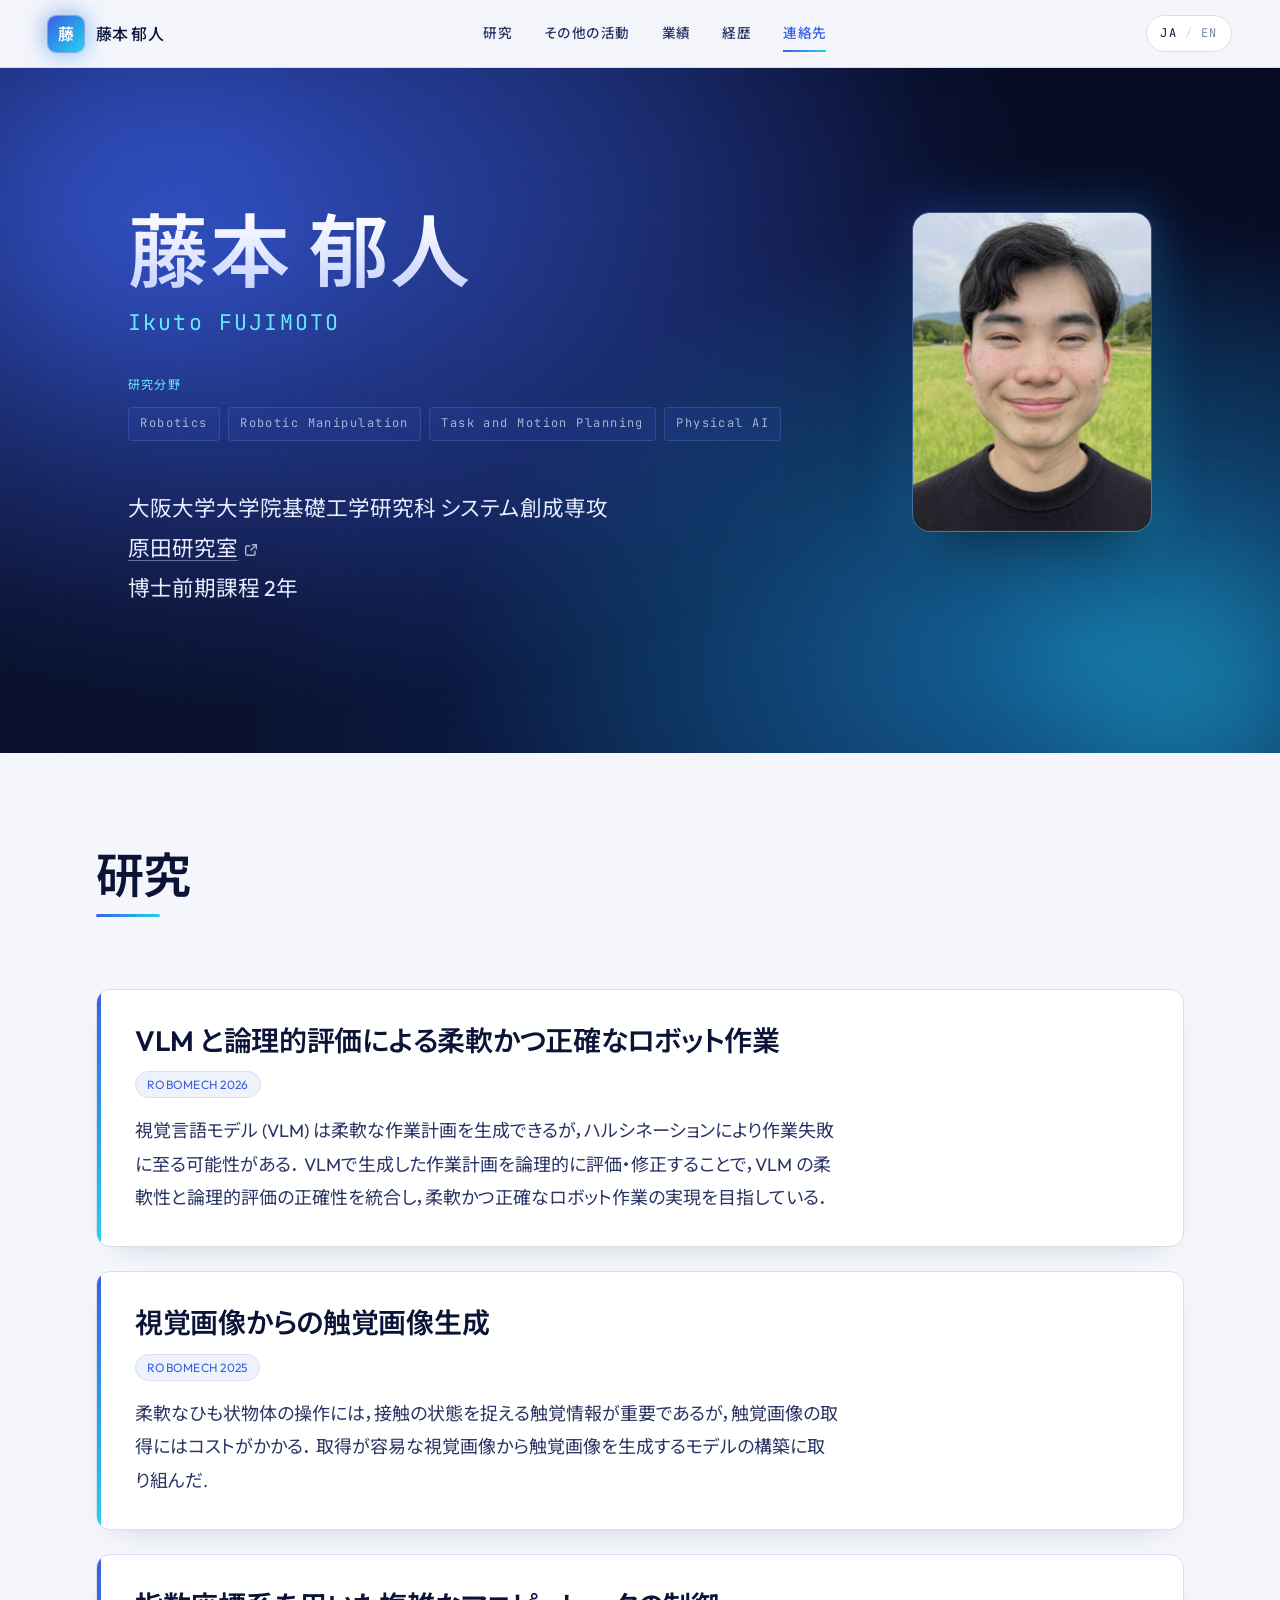
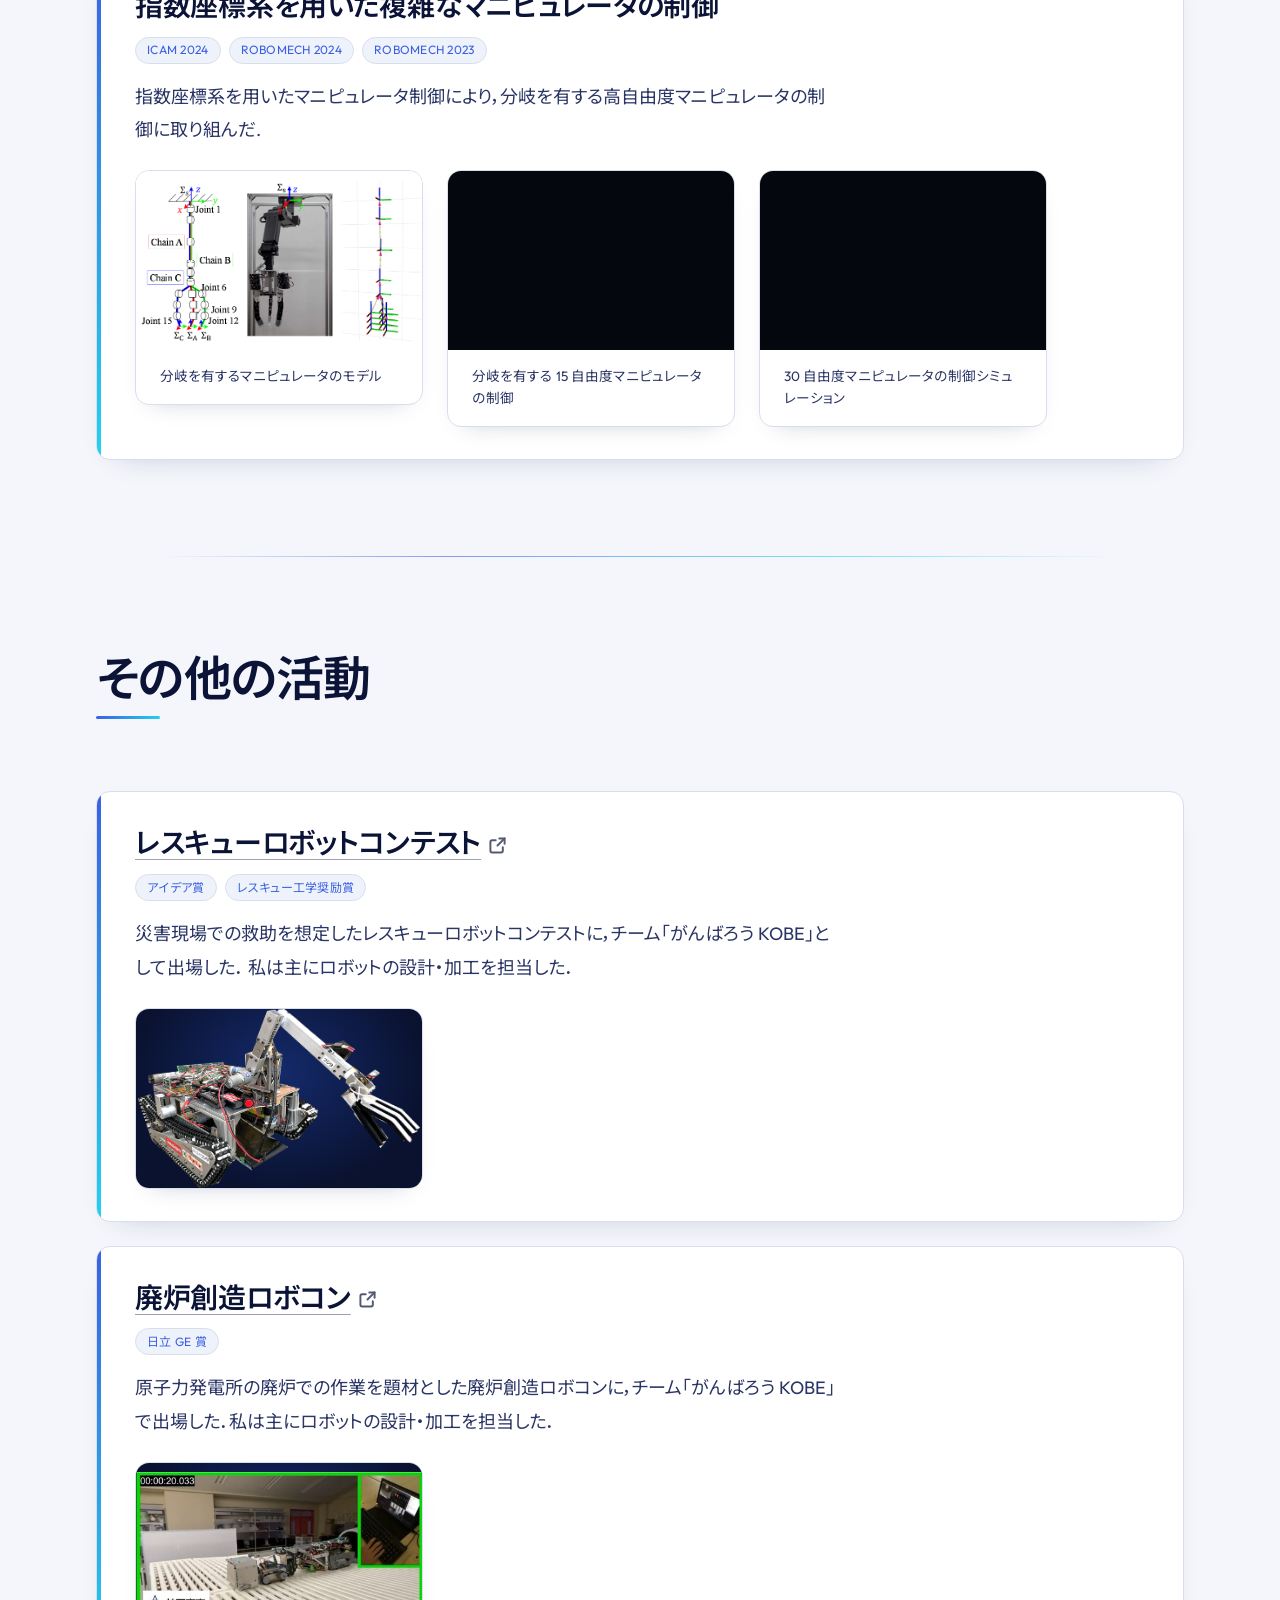
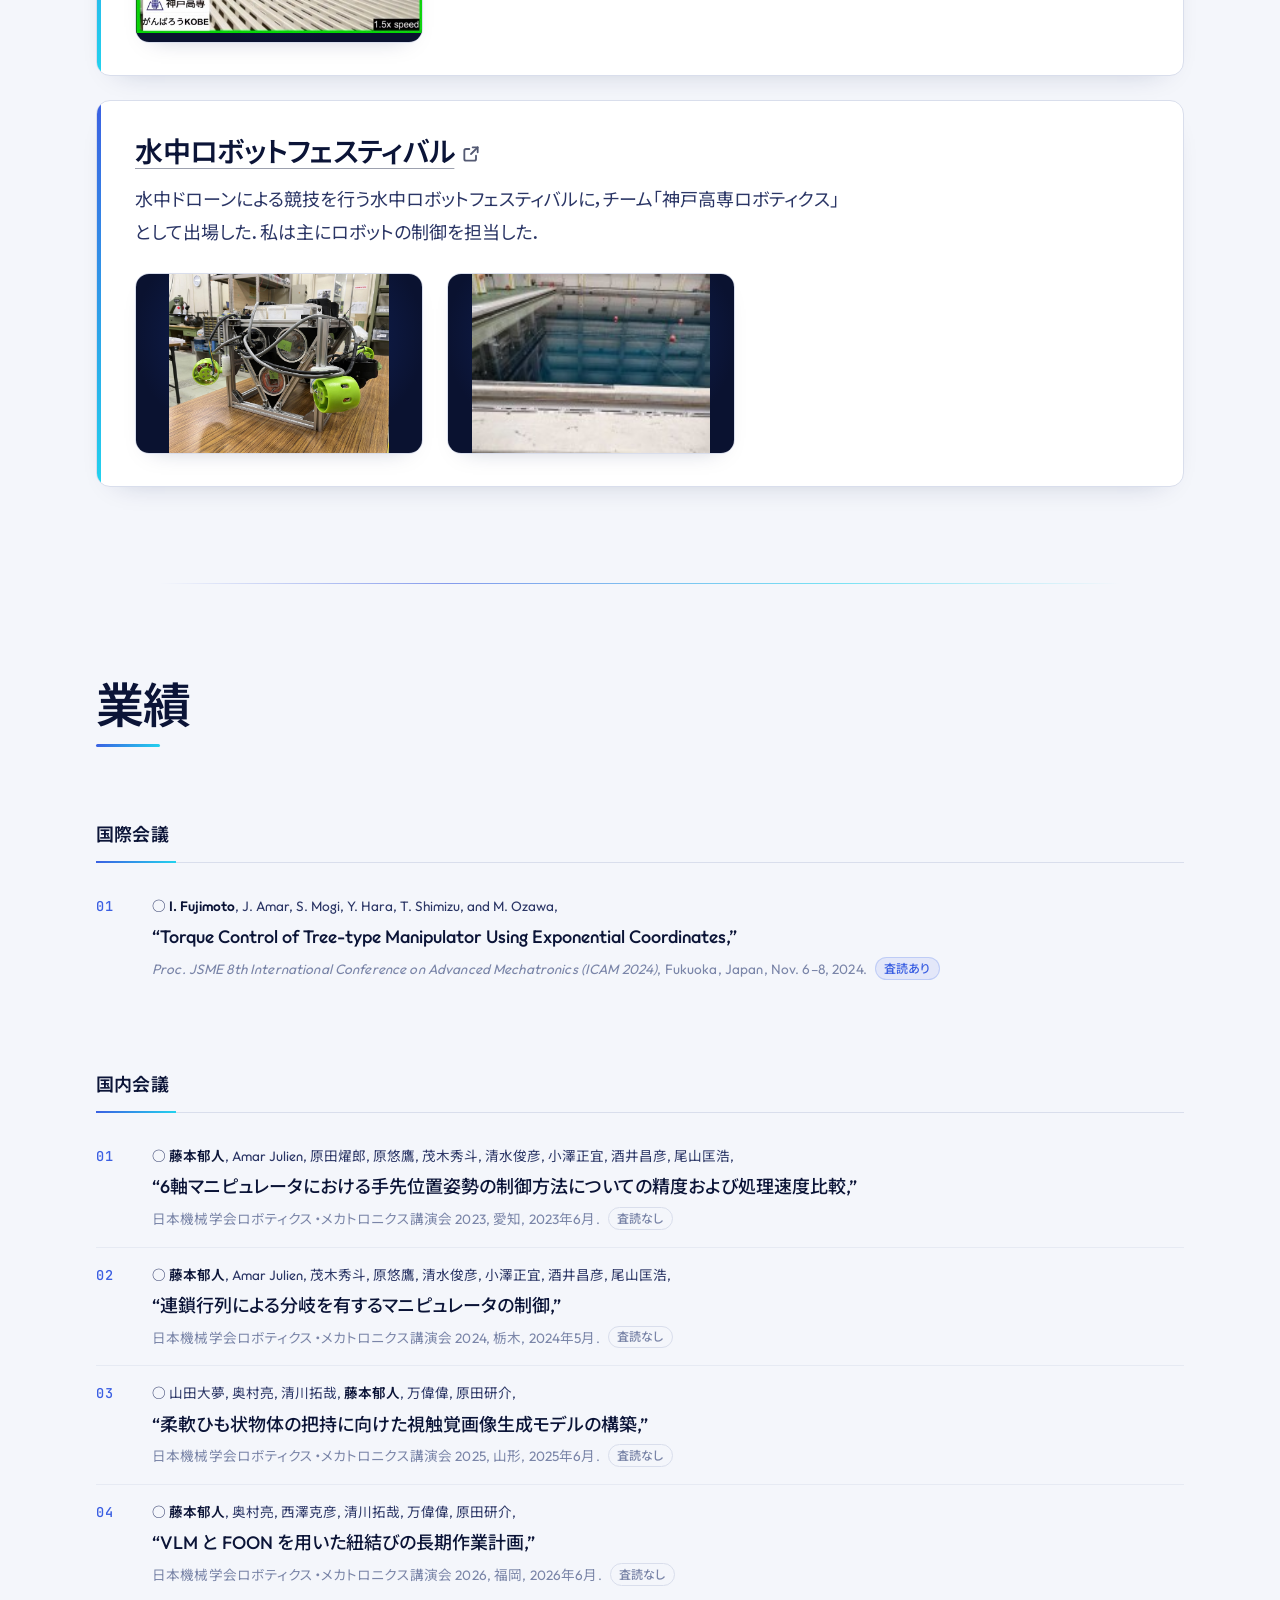
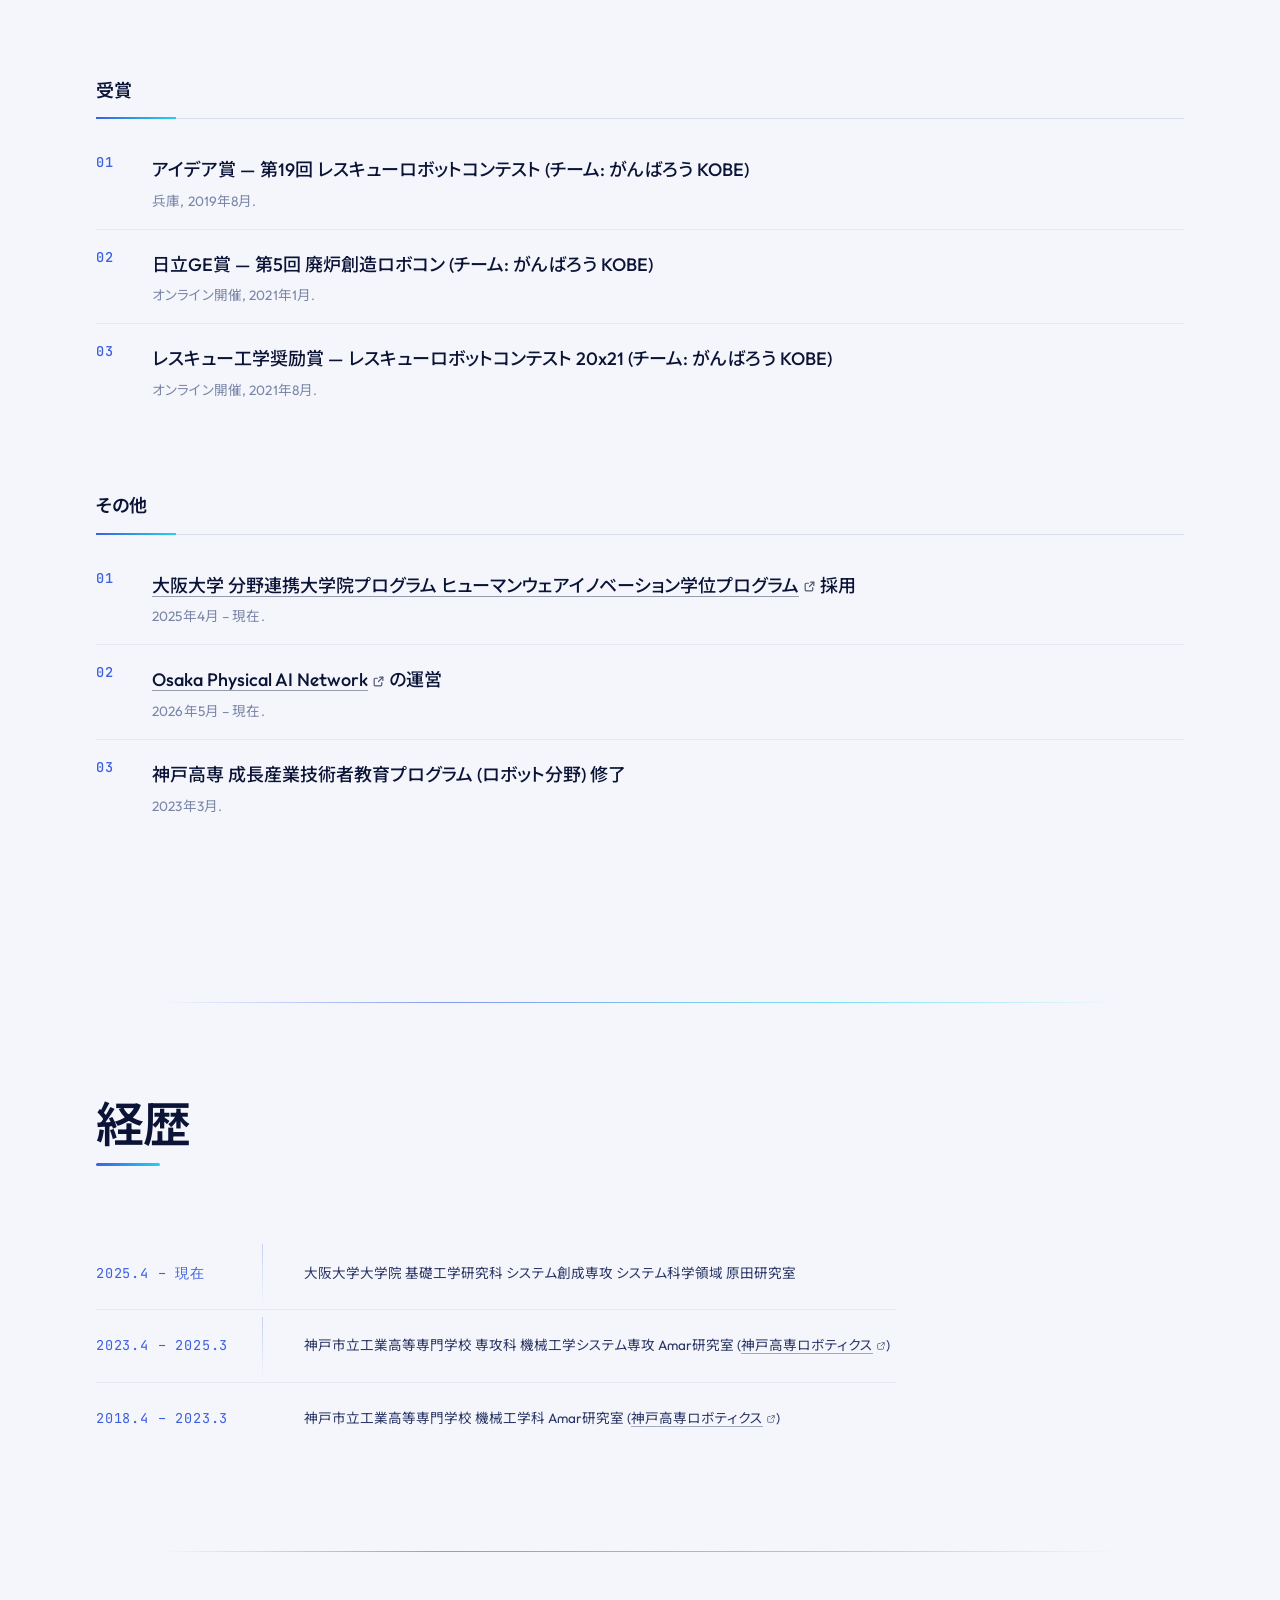
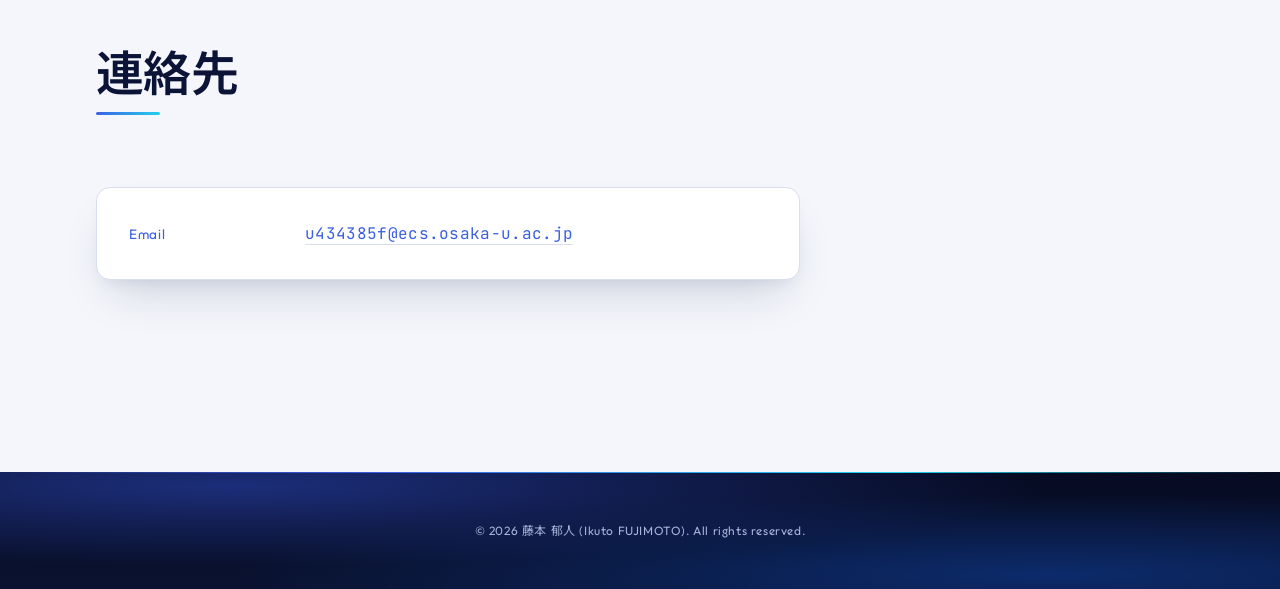
<file: index.html>
<!DOCTYPE html>
<html lang="ja">
<head>
    <meta charset="utf-8">
    <meta http-equiv="X-UA-Compatible" content="IE=edge">
    <meta name="viewport" content="width=device-width, initial-scale=1.0">
    <title>藤本 郁人 — Fujimoto Ikuto</title>
    <meta name="description" content="藤本郁人 (Fujimoto Ikuto)">
    <meta name="author" content="Fujimoto Ikuto">

    <!-- Open Graph -->
    <meta property="og:title" content="藤本 郁人 — Fujimoto Ikuto">
    <meta property="og:description" content="藤本郁人 (Fujimoto Ikuto)">
    <meta property="og:type" content="profile">

    <meta name="theme-color" content="#0b1437">

    <link rel="preconnect" href="https://fonts.googleapis.com">
    <link rel="preconnect" href="https://fonts.gstatic.com" crossorigin>
    <link href="https://fonts.googleapis.com/css2?family=Outfit:wght@300;400;500;600;700&family=Noto+Sans+JP:wght@300;400;500;700&family=JetBrains+Mono:wght@400;500&display=swap" rel="stylesheet">

    <link rel="stylesheet" href="css/style.css">
</head>

<body data-lang="ja">

    <div class="scroll-progress" aria-hidden="true"><span></span></div>

    <header class="site-nav" aria-label="Site navigation">
        <a class="brand" href="#top">
            <span class="brand-mark" aria-hidden="true">藤</span>
            <span class="brand-name">
                <span class="ja">藤本 郁人</span>
                <span class="en">Ikuto FUJIMOTO</span>
            </span>
        </a>
        <nav id="primary-nav" class="nav-links">
            <a href="#research" data-i18n-ja="研究" data-i18n-en="Research">研究</a>
            <a href="#activities" data-i18n-ja="その他の活動" data-i18n-en="Activities">その他の活動</a>
            <a href="#publications" data-i18n-ja="業績" data-i18n-en="Publications">業績</a>
            <a href="#cv" data-i18n-ja="経歴" data-i18n-en="CV">経歴</a>
            <a href="#contact" data-i18n-ja="連絡先" data-i18n-en="Contact">連絡先</a>
        </nav>
        <div class="nav-actions">
            <button class="lang-toggle" type="button" aria-label="Toggle language" title="Toggle language">
                <span class="lang-opt is-active" data-set-lang="ja">JA</span>
                <span class="lang-sep" aria-hidden="true">/</span>
                <span class="lang-opt" data-set-lang="en">EN</span>
            </button>
            <button class="nav-toggle" type="button" aria-label="Toggle navigation menu" aria-controls="primary-nav" aria-expanded="false">
                <span class="nav-toggle-bar" aria-hidden="true"></span>
                <span class="nav-toggle-bar" aria-hidden="true"></span>
                <span class="nav-toggle-bar" aria-hidden="true"></span>
            </button>
        </div>
    </header>

    <main id="top">

        <!-- ============================================================ -->
        <!-- HERO — dark navy gradient with subtle grid + glow             -->
        <!-- ============================================================ -->
        <section class="hero" aria-labelledby="hero-name">

            <!-- Decorative background: grid + radial glow + circuit lines -->
            <div class="hero-bg" aria-hidden="true">
                <svg class="hero-grid" viewBox="0 0 1200 800" preserveAspectRatio="xMidYMid slice">
                    <defs>
                        <pattern id="grid" width="56" height="56" patternUnits="userSpaceOnUse">
                            <path d="M 56 0 L 0 0 0 56" fill="none" stroke="currentColor" stroke-width="0.5"/>
                        </pattern>
                        <radialGradient id="glow-a" cx="20%" cy="30%" r="55%">
                            <stop offset="0%" stop-color="#3b5fe2" stop-opacity="0.55"/>
                            <stop offset="100%" stop-color="#3b5fe2" stop-opacity="0"/>
                        </radialGradient>
                        <radialGradient id="glow-b" cx="85%" cy="78%" r="50%">
                            <stop offset="0%" stop-color="#22d3ee" stop-opacity="0.35"/>
                            <stop offset="100%" stop-color="#22d3ee" stop-opacity="0"/>
                        </radialGradient>
                    </defs>
                    <rect width="100%" height="100%" fill="url(#glow-a)"/>
                    <rect width="100%" height="100%" fill="url(#glow-b)"/>
                    <rect width="100%" height="100%" fill="url(#grid)"/>
                </svg>
                <div class="hero-orb hero-orb-1"></div>
                <div class="hero-orb hero-orb-2"></div>
            </div>

            <div class="hero-inner">

                <figure class="hero-portrait">
                    <span class="hero-portrait-ring" aria-hidden="true"></span>
                    <img src="images/portrait.jpg" alt="藤本 郁人 のポートレート" width="320" height="320">
                </figure>

                <div class="hero-text">

                <h1 id="hero-name" class="hero-name">
                    <span class="ja">藤本 郁人</span>
                    <span class="en">Ikuto FUJIMOTO</span>
                </h1>

                <p class="hero-sub">
                    <span class="ja">Ikuto FUJIMOTO</span>
                    <span class="en">藤本 郁人</span>
                </p>

                <p class="hero-tags-label">
                    <span class="ja">研究分野</span><span class="en">Research Interests</span>
                </p>
                <ul class="hero-tags" aria-label="Research interests">
                    <li>Robotics</li>
                    <li>Robotic Manipulation</li>
                    <li>Task and Motion Planning</li>
                    <li>Physical AI</li>
                </ul>

                <p class="hero-statement">
                    <span class="ja">
                        大阪大学大学院基礎工学研究科 システム創成専攻<br>
                        <a href="https://www.roboticmanipulation.org" target="_blank" rel="noopener noreferrer">原田研究室</a><br>
                        博士前期課程 2年
                    </span>
                    <span class="en">
                        Department of Systems Innovation,<br>
                        Graduate School of Engineering Science, The University of Osaka<br>
                        <a href="https://www.roboticmanipulation.org" target="_blank" rel="noopener noreferrer">Harada Lab.</a><br>
                        Master's Student (2nd year)
                    </span>
                </p>

                </div><!-- /.hero-text -->
            </div>
        </section>

        <!-- ============================================================ -->
        <!-- RESEARCH                                                     -->
        <!-- 概要(短く) → パイプライン図 → 研究・ロボットのメディア             -->
        <!-- ============================================================ -->
        <section id="research" class="section" aria-labelledby="research-h">
            <header class="section-head">
                <h2 id="research-h" class="section-title">
                    <span class="ja">研究</span><span class="en">Research</span>
                </h2>
            </header>

            <div class="themes">

                <article class="theme">
                    <h3 class="theme-title">
                        <span class="ja">VLM と論理的評価による柔軟かつ正確なロボット作業</span>
                        <span class="en">Flexible and Accurate Robot Manipulation via VLMs and Logical Evaluation</span>
                    </h3>
                    <p class="theme-meta">
                        <span>ROBOMECH 2026</span>
                    </p>
                    <p class="theme-desc">
                        <span class="ja">視覚言語モデル (VLM) は柔軟な作業計画を生成できるが，ハルシネーションにより作業失敗に至る可能性がある．
                            VLMで生成した作業計画を論理的に評価・修正することで，VLM の柔軟性と論理的評価の正確性を統合し，柔軟かつ正確なロボット作業の実現を目指している．</span>
                        <span class="en">Vision-Language Models (VLMs) can flexibly generate task plans, but hallucinations may lead to task failure. By logically evaluating and correcting the plans a VLM generates, I aim to unite the flexibility of VLMs with the accuracy of logical evaluation, realizing flexible and accurate robot manipulation.</span>
                    </p>
                </article>

                <article class="theme">
                    <h3 class="theme-title">
                        <span class="ja">視覚画像からの触覚画像生成</span>
                        <span class="en">Generating Tactile Images from Visual Images</span>
                    </h3>
                    <p class="theme-meta">
                        <span>ROBOMECH 2025</span>
                    </p>
                    <p class="theme-desc">
                        <span class="ja">柔軟なひも状物体の操作には，接触の状態を捉える触覚情報が重要であるが，触覚画像の取得にはコストがかかる．
                            取得が容易な視覚画像から触覚画像を生成するモデルの構築に取り組んだ.</span>
                        <span class="en">Manipulating flexible, rope-like objects benefits from tactile information that captures the contact state, yet acquiring tactile images is costly. I worked on building a model that generates tactile images from visual images, which are far easier to obtain.</span>
                    </p>
                </article>

                <article class="theme">
                    <h3 class="theme-title">
                        <span class="ja">指数座標系を用いた複雑なマニピュレータの制御</span>
                        <span class="en">Control of Complex Manipulators via Exponential Coordinates</span>
                    </h3>
                    <p class="theme-meta">
                        <span>ICAM 2024</span>
                        <span>ROBOMECH 2024</span>
                        <span>ROBOMECH 2023</span>
                    </p>
                    <p class="theme-desc">
                        <span class="ja">指数座標系を用いたマニピュレータ制御により，分岐を有する高自由度マニピュレータの制御に取り組んだ.</span>
                        <span class="en">Using manipulator control based on exponential coordinates, I worked on controlling high-DOF manipulators with branching (tree-type) structures.</span>
                    </p>
                    <div class="theme-media">
                        <figure class="media-card is-illust is-figure">
                            <div class="media-frame">
                                <img src="images/tree_type_model.png" alt="木構造（分岐）マニピュレータのモデル図" loading="lazy">
                            </div>
                            <figcaption>
                                <span class="ja">分岐を有するマニピュレータのモデル</span>
                                <span class="en">Model of a tree-type manipulator</span>
                            </figcaption>
                        </figure>
                        <figure class="media-card">
                            <div class="media-frame">
                                <video autoplay loop muted playsinline preload="metadata">
                                    <source src="images/15dof_manipulation.mp4" type="video/mp4">
                                </video>
                            </div>
                            <figcaption>
                                <span class="ja">分岐を有する 15 自由度マニピュレータの制御</span>
                                <span class="en">Control of a tree-type 15-DOF manipulator</span>
                            </figcaption>
                        </figure>
                        <figure class="media-card">
                            <div class="media-frame">
                                <video autoplay loop muted playsinline preload="metadata">
                                    <source src="images/30dof_manipulation_simulation.mp4" type="video/mp4">
                                </video>
                            </div>
                            <figcaption>
                                <span class="ja">30 自由度マニピュレータの制御シミュレーション</span>
                                <span class="en">Control simulation of a 30-DOF manipulator</span>
                            </figcaption>
                        </figure>
                    </div>
                </article>

            </div>

        </section>

        <!-- ============================================================ -->
        <!-- ACTIVITIES — その他の活動 (研究と同じカード構成)                  -->
        <!-- ============================================================ -->
        <section id="activities" class="section" aria-labelledby="act-h">
            <header class="section-head">
                <h2 id="act-h" class="section-title">
                    <span class="ja">その他の活動</span><span class="en">Activities</span>
                </h2>
            </header>

            <div class="themes">

                <article class="theme">
                    <h3 class="theme-title">
                        <span class="ja"><a href="https://www.rescue-robot-contest.org" target="_blank" rel="noopener noreferrer">レスキューロボットコンテスト</a></span>
                        <span class="en"><a href="https://www.rescue-robot-contest.org" target="_blank" rel="noopener noreferrer">Rescue Robot Contest</a></span>
                    </h3>
                    <p class="theme-meta">
                        <span class="ja">アイデア賞</span><span class="en">Idea Award</span>
                        <span class="ja">レスキュー工学奨励賞</span><span class="en">Rescue Eng. Award</span>
                    </p>
                    <p class="theme-desc">
                        <span class="ja">災害現場での救助を想定したレスキューロボットコンテストに，チーム「がんばろう KOBE」として出場した．
                            私は主にロボットの設計・加工を担当した．
                        </span>
                        <span class="en">I competed in the Rescue Robot Contest — which simulates rescue at disaster sites — as part of the team "Ganbarou KOBE," and was mainly responsible for the robot's design and fabrication.</span>
                    </p>
                    <div class="theme-media">
                        <figure class="media-card is-illust">
                            <div class="media-frame">
                                <img src="images/rescure_robot.png" alt="レスキューロボットのイラスト" loading="lazy">
                            </div>
                        </figure>
                    </div>
                </article>

                <article class="theme">
                    <h3 class="theme-title">
                        <span class="ja"><a href="https://fdecomi.fukushima-nct.ac.jp" target="_blank" rel="noopener noreferrer">廃炉創造ロボコン</a></span>
                        <span class="en"><a href="https://fdecomi.fukushima-nct.ac.jp" target="_blank" rel="noopener noreferrer">Decommissioning Robot Contest</a></span>
                    </h3>
                    <p class="theme-meta">
                        <span class="ja">日立 GE 賞</span><span class="en">Hitachi GE Award</span>
                    </p>
                    <p class="theme-desc">
                        <span class="ja">原子力発電所の廃炉での作業を題材とした廃炉創造ロボコンに，チーム「がんばろう KOBE」で出場した．私は主にロボットの設計・加工を担当した．</span>
                        <span class="en">I competed in the Decommissioning Robot Contest — themed on tasks for decommissioning nuclear power plants — with the team "Ganbarou KOBE," and was mainly responsible for the robot's design and fabrication.</span>
                    </p>
                    <div class="theme-media">
                        <figure class="media-card is-illust">
                            <div class="media-frame">
                                <img src="images/hairo_robot.svg" alt="廃炉創造ロボコン用ロボットのイラスト" loading="lazy">
                            </div>
                        </figure>
                    </div>
                </article>

                <article class="theme">
                    <h3 class="theme-title">
                        <span class="ja"><a href="https://sites.google.com/nishitech.ac.jp/auviwakuni2022/home" target="_blank" rel="noopener noreferrer">水中ロボットフェスティバル</a></span>
                        <span class="en"><a href="https://sites.google.com/nishitech.ac.jp/auviwakuni2022/home" target="_blank" rel="noopener noreferrer">Underwater Robot Festival</a></span>
                    </h3>
                    <p class="theme-desc">
                        <span class="ja">水中ドローンによる競技を行う水中ロボットフェスティバルに，チーム「神戸高専ロボティクス」として出場した．私は主にロボットの制御を担当した．</span>
                        <span class="en">I competed in the Underwater Robot Festival — a competition using underwater drones — as part of the team "Kobe Kosen Robotics," and was mainly responsible for the robot's control.</span>
                    </p>
                    <div class="theme-media">
                        <figure class="media-card is-illust">
                            <div class="media-frame">
                                <img src="images/under_water_robot.jpg" alt="水中ロボット" loading="lazy">
                            </div>
                        </figure>
                        <figure class="media-card is-illust">
                            <div class="media-frame">
                                <img src="images/under_water_robot_pool.svg" alt="水中ロボットフェスティバル会場" loading="lazy">
                            </div>
                        </figure>
                    </div>
                </article>

            </div>
        </section>

        <!-- ============================================================ -->
        <!-- PUBLICATIONS                                                 -->
        <!-- 査読の有無, 著者順を正確に. 新しい順.                          -->
        <!-- ============================================================ -->
        <section id="publications" class="section" aria-labelledby="pub-h">
            <header class="section-head">
                <h2 id="pub-h" class="section-title">
                    <span class="ja">業績</span><span class="en">Publications</span>
                </h2>
                <!-- <p class="section-lede">
                    <span class="ja">査読の有無, 著者順を正確に記載. 新しい順.</span>
                    <span class="en">Newest first. Peer-review status and author order indicated honestly.</span>
                </p> -->
            </header>

            <div class="pub-group">
                <h3 class="pub-cat">
                    <span class="ja">国際会議</span><span class="en">International Conferences</span>
                </h3>
                <ol class="pub-list">
                    <li class="pub-item">
                        <p class="pub-authors">
                            &#9675; <strong>I. Fujimoto</strong>, J. Amar, S. Mogi, Y. Hara, T. Shimizu, and M. Ozawa,
                        </p>
                        <p class="pub-title">&ldquo;Torque Control of Tree-type Manipulator Using Exponential Coordinates,&rdquo;</p>
                        <p class="pub-meta"><i>Proc. JSME 8th International Conference on Advanced Mechatronics (ICAM 2024)</i>, Fukuoka, Japan, Nov. 6&ndash;8, 2024. <span class="pub-badge pub-badge--reviewed"><span class="ja">査読あり</span><span class="en">Peer-reviewed</span></span></p>
                    </li>
                </ol>
            </div>

            <div class="pub-group">
                <h3 class="pub-cat">
                    <span class="ja">国内会議</span><span class="en">Domestic Conferences</span>
                </h3>
                <ol class="pub-list" start="2">
                    <li class="pub-item">
                        <p class="pub-authors">
                            &#9675; <strong>藤本郁人</strong>, Amar Julien, 原田燿郎, 原悠鷹, 茂木秀斗, 清水俊彦, 小澤正宜, 酒井昌彦, 尾山匡浩,
                        </p>
                        <p class="pub-title">&ldquo;6軸マニピュレータにおける手先位置姿勢の制御方法についての精度および処理速度比較,&rdquo;</p>
                        <p class="pub-meta">日本機械学会ロボティクス・メカトロニクス講演会 2023, 愛知, 2023年6月. <span class="pub-badge pub-badge--none"><span class="ja">査読なし</span><span class="en">Non-peer-reviewed</span></span></p>
                    </li>
                    <li class="pub-item">
                        <p class="pub-authors">
                            &#9675; <strong>藤本郁人</strong>, Amar Julien, 茂木秀斗, 原悠鷹, 清水俊彦, 小澤正宜, 酒井昌彦, 尾山匡浩,
                        </p>
                        <p class="pub-title">&ldquo;連鎖行列による分岐を有するマニピュレータの制御,&rdquo;</p>
                        <p class="pub-meta">日本機械学会ロボティクス・メカトロニクス講演会 2024, 栃木, 2024年5月. <span class="pub-badge pub-badge--none"><span class="ja">査読なし</span><span class="en">Non-peer-reviewed</span></span></p>
                    </li>
                    <li class="pub-item">
                        <p class="pub-authors">
                            &#9675; 山田大夢, 奥村亮, 清川拓哉, <strong>藤本郁人</strong>, 万偉偉, 原田研介,
                        </p>
                        <p class="pub-title">&ldquo;柔軟ひも状物体の把持に向けた視触覚画像生成モデルの構築,&rdquo;</p>
                        <p class="pub-meta">日本機械学会ロボティクス・メカトロニクス講演会 2025, 山形, 2025年6月. <span class="pub-badge pub-badge--none"><span class="ja">査読なし</span><span class="en">Non-peer-reviewed</span></span></p>
                    </li>
                    <li class="pub-item">
                        <p class="pub-authors">
                            &#9675; <strong>藤本郁人</strong>, 奥村亮, 西澤克彦, 清川拓哉, 万偉偉, 原田研介,
                        </p>
                        <p class="pub-title">&ldquo;VLM と FOON を用いた紐結びの長期作業計画,&rdquo;</p>
                        <p class="pub-meta">日本機械学会ロボティクス・メカトロニクス講演会 2026, 福岡, 2026年6月. <span class="pub-badge pub-badge--none"><span class="ja">査読なし</span><span class="en">Non-peer-reviewed</span></span></p>
                    </li>
                </ol>
            </div>

            <div class="pub-group">
                <h3 class="pub-cat">
                    <span class="ja">受賞</span><span class="en">Awards</span>
                </h3>
                <ol class="pub-list" start="7">
                    <li class="pub-item">
                        <p class="pub-title">
                            <span class="ja">アイデア賞</span><span class="en">Idea Award</span>
                            &mdash; <span class="ja">第19回 レスキューロボットコンテスト (チーム: がんばろう KOBE)</span><span class="en">19th Rescue Robot Contest (Team: Ganbarou KOBE)</span>
                        </p>
                        <p class="pub-meta">
                            <span class="ja">兵庫, 2019年8月.</span><span class="en">Hyogo, Aug. 2019.</span>
                        </p>
                    </li>
                    <li class="pub-item">
                        <p class="pub-title">
                            <span class="ja">日立GE賞</span><span class="en">Hitachi GE Award</span>
                            &mdash; <span class="ja">第5回 廃炉創造ロボコン (チーム: がんばろう KOBE)</span><span class="en">5th Decommissioning Robot Contest (Team: Ganbarou KOBE)</span>
                        </p>
                        <p class="pub-meta">
                            <span class="ja">オンライン開催, 2021年1月.</span><span class="en">Online, Jan. 2021.</span>
                        </p>
                    </li>
                    <li class="pub-item">
                        <p class="pub-title">
                            <span class="ja">レスキュー工学奨励賞</span><span class="en">Rescue Engineering Encouragement Award</span>
                            &mdash; <span class="ja">レスキューロボットコンテスト 20x21 (チーム: がんばろう KOBE)</span><span class="en">Rescue Robot Contest 20x21 (Team: Ganbarou KOBE)</span>
                        </p>
                        <p class="pub-meta">
                            <span class="ja">オンライン開催, 2021年8月.</span><span class="en">Online, Aug. 2021.</span>
                        </p>
                    </li>
                </ol>
            </div>

            <div class="pub-group">
                <h3 class="pub-cat">
                    <span class="ja">その他</span><span class="en">Other</span>
                </h3>
                <ol class="pub-list" start="10">
                    <li class="pub-item">
                        <p class="pub-title">
                            <span class="ja"><a href="https://www.hwip.osaka-u.ac.jp" target="_blank" rel="noopener noreferrer">大阪大学 分野連携大学院プログラム ヒューマンウェアイノベーション学位プログラム</a> 採用</span>
                            <span class="en">Selected for the <a href="https://www.hwip.osaka-u.ac.jp" target="_blank" rel="noopener noreferrer">Humanware Innovation Doctoral Program (interdisciplinary), Osaka University</a></span>
                        </p>
                        <p class="pub-meta">
                            <span class="ja">2025年4月 – 現在.</span><span class="en">Apr. 2025 – present.</span>
                        </p>
                    </li>
                    <li class="pub-item">
                        <p class="pub-title">
                            <span class="ja"><a href="https://www.opan.website" target="_blank" rel="noopener noreferrer">Osaka Physical AI Network</a> の運営</span>
                            <span class="en">Founding organizer, <a href="https://www.opan.website" target="_blank" rel="noopener noreferrer">Osaka Physical AI Network</a> — a cross-lab student community on Physical AI</span>
                        </p>
                        <p class="pub-meta">
                            <span class="ja">2026年5月 – 現在.</span><span class="en">May 2026 – present.</span>
                        </p>
                    </li>
                    <li class="pub-item">
                        <p class="pub-title">
                            <span class="ja">神戸高専 成長産業技術者教育プログラム (ロボット分野) 修了</span>
                            <span class="en">Completed the Growth-Industry Engineer Training Program (Robotics track), Kobe City College of Technology</span>
                        </p>
                        <p class="pub-meta">
                            <span class="ja">2023年3月.</span><span class="en">Mar. 2023.</span>
                        </p>
                    </li>
                </ol>
            </div>
        </section>

        <!-- ============================================================ -->
        <!-- CV / EDUCATION                                               -->
        <!-- ============================================================ -->
        <section id="cv" class="section" aria-labelledby="cv-h">
            <header class="section-head">
                <h2 id="cv-h" class="section-title">
                    <span class="ja">経歴</span><span class="en">CV</span>
                </h2>
            </header>

            <ol class="timeline" aria-label="Education timeline">
                <li class="tl-item">
                    <p class="tl-date">2025.4 – <span class="ja">現在</span><span class="en">present</span></p>
                    <div class="tl-body">
                        <p class="tl-where">
                            <span class="ja">大阪大学大学院 基礎工学研究科 システム創成専攻 システム科学領域 原田研究室</span>
                            <span class="en">Harada Lab., Division of System Science, Department of Systems Innovation, Graduate School of Engineering Science, The University of Osaka</span>
                        </p>
                    </div>
                </li>

                <li class="tl-item">
                    <p class="tl-date">2023.4 – 2025.3</p>
                    <div class="tl-body">
                        <p class="tl-where">
                            <span class="ja">神戸市立工業高等専門学校 専攻科 機械工学システム専攻 Amar研究室 (<a href="https://sites.google.com/g.kobe-kosen.ac.jp/kobe-kosen-robotics/home" target="_blank" rel="noopener noreferrer">神戸高専ロボティクス</a>)</span>
                            <span class="en">Amar Lab., Advanced Course in Mechanical Engineering Systems, Kobe City College of Technology (<a href="https://sites.google.com/g.kobe-kosen.ac.jp/kobe-kosen-robotics/home" target="_blank" rel="noopener noreferrer">Kobe Kosen Robotics</a>)</span>
                        </p>
                    </div>
                </li>

                <li class="tl-item">
                    <p class="tl-date">2018.4 – 2023.3</p>
                    <div class="tl-body">
                        <p class="tl-where">
                            <span class="ja">神戸市立工業高等専門学校 機械工学科 Amar研究室 (<a href="https://sites.google.com/g.kobe-kosen.ac.jp/kobe-kosen-robotics/home" target="_blank" rel="noopener noreferrer">神戸高専ロボティクス</a>)</span>
                            <span class="en">Amar Lab., Department of Mechanical Engineering, Kobe City College of Technology (<a href="https://sites.google.com/g.kobe-kosen.ac.jp/kobe-kosen-robotics/home" target="_blank" rel="noopener noreferrer">Kobe Kosen Robotics</a>)</span>
                        </p>
                    </div>
                </li>
            </ol>
        </section>

        <!-- ============================================================ -->
        <!-- CONTACT                                                      -->
        <!-- ============================================================ -->
        <section id="contact" class="section" aria-labelledby="contact-h">
            <header class="section-head">
                <h2 id="contact-h" class="section-title">
                    <span class="ja">連絡先</span><span class="en">Contact</span>
                </h2>
            </header>

            <dl class="contact-grid">
                <dt>Email</dt>
                <dd>
                    <!-- Obfuscated against naive scrapers; JS reveals on hover/click. -->
                    <a class="email" href="#" data-user="u434385f" data-domain="ecs.osaka-u.ac.jp">
                        <span aria-hidden="true">u434385f &#91;at&#93; ecs.osaka-u.ac.jp</span>
                    </a>
                </dd>
            </dl>
        </section>

    </main>

    <footer class="site-foot">
        <p>
            <span class="ja">&copy; 2026 藤本 郁人 (Ikuto FUJIMOTO). All rights reserved.</span>
            <span class="en">&copy; 2026 Ikuto FUJIMOTO. All rights reserved.</span>
        </p>
    </footer>

    <script src="js/script.js" defer></script>
</body>
</html>
</file>
<file: css/style.css>
/* =========================================================================
   Fujimoto Ikuto — Research Homepage
   Design v2: Hi-tech robotics. Deep navy + electric blue + cyan glow.
   Gradients & subtle grid lines, but academic restraint preserved.
   ========================================================================= */

/* ---------- Design tokens ---------- */
:root {
    /* Light surface */
    --c-bg:        #f4f6fb;
    --c-surface:   #ffffff;
    --c-surface-2: #eef2fa;
    --c-rule:      #d9deec;
    --c-rule-soft: #e6eaf3;

    /* Ink / text */
    --c-ink:       #0b1437;   /* deep navy ink */
    --c-ink-soft:  #2a3565;
    --c-ink-mid:   #4a5680;
    --c-muted:     #7a85a8;

    /* Dark / deep navy (hero, footer) */
    --c-deep:      #060b22;
    --c-deep-2:    #0a1230;
    --c-deep-3:    #14225a;
    --c-deep-ink:  #e7ecff;
    --c-deep-mid:  #a8b3d8;
    --c-deep-mute: #6e789c;

    /* Brand & accent */
    --c-blue:      #3b5fe2;   /* primary action blue */
    --c-blue-deep: #1f3aaa;
    --c-blue-soft: #6c8bef;
    --c-cyan:      #22d3ee;   /* hi-tech glow / highlight */
    --c-cyan-soft: #67e8f9;
    --c-violet:    #7c5cff;   /* secondary accent for gradients */

    /* Gradients */
    --g-brand:      linear-gradient(135deg, #3b5fe2 0%, #22d3ee 100%);
    --g-brand-rev:  linear-gradient(135deg, #22d3ee 0%, #3b5fe2 100%);
    --g-deep-hero:  radial-gradient(ellipse at 18% 12%, #1c2e7a 0%, transparent 55%),
                    radial-gradient(ellipse at 82% 88%, #0c2b6b 0%, transparent 55%),
                    linear-gradient(180deg, #060b22 0%, #0a1230 100%);
    --g-text:       linear-gradient(90deg, #3b5fe2, #22d3ee);
    --g-rule:       linear-gradient(90deg, transparent, var(--c-blue) 30%, var(--c-cyan) 70%, transparent);

    /* Typography */
    --f-sans:      "Outfit", "Noto Sans JP", "Hiragino Kaku Gothic ProN", "Yu Gothic", system-ui, sans-serif;
    --f-mono:      "JetBrains Mono", "Consolas", "Menlo", monospace;

    /* Type scale */
    --t-xs:   0.75rem;
    --t-sm:   0.85rem;
    --t-base: 1rem;
    --t-md:   1.125rem;
    --t-lg:   1.35rem;
    --t-xl:   1.75rem;
    --t-2xl:  2.25rem;
    --t-3xl:  3rem;
    --t-4xl:  clamp(2.75rem, 7.5vw, 5rem);

    /* Spacing */
    --s-1:  0.25rem;
    --s-2:  0.5rem;
    --s-3:  0.75rem;
    --s-4:  1rem;
    --s-5:  1.5rem;
    --s-6:  2rem;
    --s-7:  3rem;
    --s-8:  4.5rem;
    --s-9:  6rem;
    --s-10: 9rem;

    /* Layout */
    --max-w:  74rem;
    --read-w: 44rem;
    --nav-h:  4.25rem;
    --radius: 14px;
    --radius-sm: 8px;

    /* Motion */
    --ease: cubic-bezier(.2,.7,.2,1);

    /* Effects */
    --glow-cyan:  0 0 0 1px rgba(34,211,238,.35), 0 0 24px rgba(34,211,238,.18);
    --glow-blue:  0 0 0 1px rgba(59,95,226,.45), 0 0 28px rgba(59,95,226,.25);
    --shadow-lg:  0 24px 48px -16px rgba(15,28,80,.18), 0 8px 16px -8px rgba(15,28,80,.10);
}

/* ---------- Reset / base ---------- */
*, *::before, *::after { box-sizing: border-box; }
html {
    scroll-behavior: smooth;
    /* Anchor links land below the sticky nav, not under it. */
    scroll-padding-top: var(--nav-h);
}
body {
    margin: 0;
    background: var(--c-bg);
    color: var(--c-ink);
    font-family: var(--f-sans);
    font-size: var(--t-base);
    line-height: 1.75;
    -webkit-font-smoothing: antialiased;
    -moz-osx-font-smoothing: grayscale;
    text-rendering: optimizeLegibility;
    font-feature-settings: "palt" 1, "ss01" 1;
}
img, svg { max-width: 100%; display: block; }
ul, ol { padding: 0; margin: 0; list-style: none; }
p { margin: 0; }

a {
    color: var(--c-blue);
    text-decoration: none;
    border-bottom: 1px solid transparent;
    transition: color .25s var(--ease), border-color .25s var(--ease);
}
a:hover { color: var(--c-blue-deep); border-bottom-color: var(--c-blue); }

/* External links: inherit the surrounding block's text colour, marked with an underline. */
a[target="_blank"] {
    color: inherit;
    border-bottom: 0;
    text-decoration: underline;
    text-decoration-color: color-mix(in srgb, currentColor 40%, transparent);
    text-decoration-thickness: 1px;
    text-underline-offset: 0.2em;
    transition: text-decoration-color .25s var(--ease), text-decoration-thickness .25s var(--ease);
}
a[target="_blank"]:hover {
    color: inherit;
    border-bottom: 0;
    text-decoration-color: currentColor;
    text-decoration-thickness: 2px;
}
/* External-link marker icon (inherits text colour via currentColor). */
a[target="_blank"]::after {
    content: "";
    display: inline-block;
    width: 0.74em;
    height: 0.74em;
    margin-left: 0.22em;
    vertical-align: -0.08em;
    background-color: currentColor;
    opacity: .7;
    transition: opacity .25s var(--ease);
    -webkit-mask: url("data:image/svg+xml,%3Csvg xmlns='http://www.w3.org/2000/svg' viewBox='0 0 24 24' fill='none' stroke='%23000' stroke-width='2.2' stroke-linecap='round' stroke-linejoin='round'%3E%3Cpath d='M10 6H6a2 2 0 0 0-2 2v10a2 2 0 0 0 2 2h10a2 2 0 0 0 2-2v-4'/%3E%3Cpath d='M14 4h6v6'/%3E%3Cpath d='M20 4l-8 8'/%3E%3C/svg%3E") no-repeat center / contain;
            mask: url("data:image/svg+xml,%3Csvg xmlns='http://www.w3.org/2000/svg' viewBox='0 0 24 24' fill='none' stroke='%23000' stroke-width='2.2' stroke-linecap='round' stroke-linejoin='round'%3E%3Cpath d='M10 6H6a2 2 0 0 0-2 2v10a2 2 0 0 0 2 2h10a2 2 0 0 0 2-2v-4'/%3E%3Cpath d='M14 4h6v6'/%3E%3Cpath d='M20 4l-8 8'/%3E%3C/svg%3E") no-repeat center / contain;
}
a[target="_blank"]:hover::after { opacity: 1; }

em {
    font-style: normal;
    background: var(--g-text);
    -webkit-background-clip: text;
            background-clip: text;
    color: transparent;
    font-weight: 500;
}

abbr[title] {
    text-decoration: none;
    border-bottom: 1px dotted var(--c-muted);
    cursor: help;
}

::selection { background: var(--c-blue); color: #fff; }

/* ---------- Bilingual visibility ---------- */
body[data-lang="ja"] .en,
body[data-lang="en"] .ja { display: none; }

/* ---------- Top navigation ---------- */
.site-nav {
    position: sticky;
    top: 0;
    z-index: 50;
    display: flex;
    align-items: center;
    justify-content: space-between;
    gap: var(--s-5);
    height: var(--nav-h);
    padding: 0 var(--s-7);
    background: color-mix(in srgb, var(--c-bg) 80%, transparent);
    backdrop-filter: saturate(150%) blur(14px);
    -webkit-backdrop-filter: saturate(150%) blur(14px);
    border-bottom: 1px solid var(--c-rule);
}

.brand {
    display: inline-flex;
    align-items: center;
    gap: var(--s-3);
    border-bottom: 0;
    color: var(--c-ink);
}
.brand:hover { color: var(--c-blue); border-bottom: 0; }

.brand-mark {
    position: relative;
    display: inline-grid;
    place-items: center;
    width: 2.25rem;
    height: 2.25rem;
    color: #fff;
    background: var(--g-brand);
    border-radius: 8px;
    font-family: var(--f-sans);
    font-weight: 600;
    font-size: 1rem;
    line-height: 1;
    letter-spacing: 0;
    box-shadow: var(--glow-blue);
}
.brand-mark::after {
    content: "";
    position: absolute;
    inset: -3px;
    border-radius: 11px;
    background: var(--g-brand);
    filter: blur(10px);
    opacity: .35;
    z-index: -1;
}

.brand-name {
    font-family: var(--f-sans);
    font-weight: 500;
    font-size: 1rem;
    letter-spacing: 0.01em;
}

.nav-links {
    display: flex;
    gap: var(--s-6);
    font-size: var(--t-sm);
    font-weight: 500;
    letter-spacing: 0.03em;
}
.nav-links a {
    border-bottom: 0;
    color: var(--c-ink-soft);
    position: relative;
    padding: 0.4rem 0;
}
.nav-links a::after {
    content: "";
    position: absolute;
    left: 0; right: 0; bottom: 0;
    height: 2px;
    background: var(--g-brand);
    transform: scaleX(0);
    transform-origin: left;
    transition: transform .3s var(--ease);
}
.nav-links a:hover { color: var(--c-blue); }
.nav-links a:hover::after { transform: scaleX(1); }

.nav-actions {
    display: inline-flex;
    align-items: center;
    gap: var(--s-3);
}

.lang-toggle {
    display: inline-flex;
    align-items: center;
    gap: var(--s-2);
    padding: 0.42rem 0.85rem;
    background: var(--c-surface);
    border: 1px solid var(--c-rule);
    border-radius: 999px;
    color: var(--c-ink-soft);
    font: inherit;
    font-family: var(--f-mono);
    font-size: var(--t-xs);
    letter-spacing: 0.1em;
    cursor: pointer;
    transition: border-color .25s var(--ease), color .25s var(--ease), box-shadow .25s var(--ease);
}
.lang-toggle:hover {
    border-color: var(--c-blue);
    color: var(--c-blue);
    box-shadow: 0 0 0 3px rgba(59,95,226,.08);
}
.lang-opt { color: var(--c-muted); transition: color .25s var(--ease); }
.lang-opt.is-active { color: var(--c-ink); }
.lang-sep { color: var(--c-rule); }

/* ---------- Hamburger (mobile only) ---------- */
.nav-toggle {
    display: none;
    position: relative;
    width: 2.5rem;
    height: 2.5rem;
    padding: 0;
    background: var(--c-surface);
    border: 1px solid var(--c-rule);
    border-radius: 8px;
    cursor: pointer;
    transition: border-color .25s var(--ease), box-shadow .25s var(--ease);
}
.nav-toggle:hover { border-color: var(--c-blue); }
.nav-toggle:focus-visible {
    outline: none;
    border-color: var(--c-blue);
    box-shadow: 0 0 0 3px rgba(59,95,226,.18);
}
.nav-toggle-bar {
    position: absolute;
    left: 50%;
    width: 1.15rem;
    height: 2px;
    margin-left: -0.575rem;
    background: var(--c-ink-soft);
    border-radius: 2px;
    transition: top .3s var(--ease), transform .3s var(--ease), opacity .2s var(--ease);
}
.nav-toggle-bar:nth-child(1) { top: calc(50% - 7px); }
.nav-toggle-bar:nth-child(2) { top: calc(50% - 1px); }
.nav-toggle-bar:nth-child(3) { top: calc(50% + 5px); }
.nav-toggle[aria-expanded="true"] .nav-toggle-bar:nth-child(1) {
    top: calc(50% - 1px); transform: rotate(45deg);
}
.nav-toggle[aria-expanded="true"] .nav-toggle-bar:nth-child(2) { opacity: 0; }
.nav-toggle[aria-expanded="true"] .nav-toggle-bar:nth-child(3) {
    top: calc(50% - 1px); transform: rotate(-45deg);
}

/* ---------- Layout container ---------- */
main {
    max-width: var(--max-w);
    margin: 0 auto;
    padding: 0 var(--s-7);
}

/* ============================================================ */
/* HERO — full-width dark navy w/ grid + glow                    */
/* ============================================================ */
.hero {
    position: relative;
    isolation: isolate;
    margin: 0 calc(50% - 50vw);     /* break out to full-width */
    padding: var(--s-10) calc(50vw - 50%) var(--s-9);
    color: var(--c-deep-ink);
    background: var(--g-deep-hero);
    overflow: hidden;
}

.hero-bg {
    position: absolute;
    inset: 0;
    z-index: -1;
    color: rgba(167, 184, 235, 0.07);   /* grid line color */
    pointer-events: none;
}
.hero-grid { width: 100%; height: 100%; }

.hero-orb {
    position: absolute;
    border-radius: 50%;
    filter: blur(60px);
    opacity: 0.55;
    pointer-events: none;
}
.hero-orb-1 {
    width: 460px; height: 460px;
    top: -80px; left: -100px;
    background: radial-gradient(circle, #3b5fe2 0%, transparent 65%);
}
.hero-orb-2 {
    width: 380px; height: 380px;
    bottom: -120px; right: -100px;
    background: radial-gradient(circle, #22d3ee 0%, transparent 60%);
    opacity: 0.40;
}

.hero-inner {
    max-width: 64rem;
    margin: 0 auto;
    display: grid;
    grid-template-columns: minmax(0, 1fr) 15rem;
    column-gap: var(--s-8);
    align-items: start;
}
.hero-text { order: 1; min-width: 0; }

/* Portrait */
.hero-portrait {
    order: 2;
    position: relative;
    isolation: isolate;
    margin: 0;
    width: 100%;
    max-width: 15rem;
    justify-self: center;
    align-self: start;
}
.hero-portrait img {
    position: relative;
    z-index: 1;
    width: 100%;
    aspect-ratio: 1 / 1;
    object-fit: cover;
    border-radius: 18px;
    border: 1px solid rgba(167, 184, 235, 0.30);
    box-shadow: 0 26px 50px -18px rgba(0, 0, 0, .6), inset 0 0 0 1px rgba(255, 255, 255, .05);
}
.hero-portrait-ring {
    position: absolute;
    inset: -10px;
    z-index: 0;
    border-radius: 26px;
    background: var(--g-brand);
    opacity: .28;
    filter: blur(22px);
}

/* Hero typography */
.hero-name {
    font-family: var(--f-sans);
    font-weight: 700;
    font-size: var(--t-4xl);
    line-height: 1.0;
    letter-spacing: -0.025em;
    margin: 0 0 var(--s-3);
    color: #fff;
    background: linear-gradient(180deg, #ffffff 0%, #c7d2ff 100%);
    -webkit-background-clip: text;
            background-clip: text;
    -webkit-text-fill-color: transparent;
}
body[data-lang="ja"] .hero-name {
    letter-spacing: 0.02em;
    font-weight: 600;
}

.hero-sub {
    font-family: var(--f-mono);
    font-size: var(--t-lg);
    letter-spacing: 0.14em;
    text-transform: uppercase;
    color: var(--c-cyan-soft);
    margin-bottom: var(--s-6);
}
body[data-lang="ja"] .hero-sub {
    font-family: var(--f-mono);
    text-transform: none;
    letter-spacing: 0.1em;
}

.hero-tags-label {
    font-family: var(--f-mono);
    font-size: var(--t-xs);
    letter-spacing: 0.18em;
    text-transform: uppercase;
    color: var(--c-cyan-soft);
    margin-bottom: var(--s-3);
}
body[data-lang="ja"] .hero-tags-label {
    font-family: var(--f-sans);
    text-transform: none;
    letter-spacing: 0.1em;
}

.hero-tags {
    display: flex;
    flex-wrap: wrap;
    gap: var(--s-2);
    margin-bottom: var(--s-7);
}
.hero-tags li {
    font-family: var(--f-mono);
    font-size: var(--t-xs);
    color: var(--c-deep-mid);
    letter-spacing: 0.12em;
    padding: 0.35rem 0.7rem;
    background: rgba(59,95,226,0.10);
    border: 1px solid rgba(108,139,239,0.25);
    border-radius: 4px;
}

.hero-statement {
    font-size: var(--t-lg);
    line-height: 1.85;
    color: var(--c-deep-ink);
    max-width: var(--read-w);
    margin-bottom: var(--s-7);
}
body[data-lang="en"] .hero-statement { font-size: 1.25rem; }

/* ============================================================ */
/* SECTIONS                                                      */
/* ============================================================ */
.section {
    padding: var(--s-9) 0;
    position: relative;
}
.section + .section::before {
    content: "";
    position: absolute;
    top: 0;
    left: 4rem; right: 4rem;
    height: 1px;
    background: var(--g-rule);
    opacity: .6;
}

.section-head {
    margin-bottom: var(--s-8);
}

.section-title {
    font-family: var(--f-sans);
    font-weight: 600;
    font-size: var(--t-3xl);
    line-height: 1.1;
    margin: 0 0 var(--s-3);
    letter-spacing: -0.015em;
    color: var(--c-ink);
}
.section-title::after {
    content: "";
    display: block;
    width: 64px;
    height: 3px;
    margin-top: var(--s-3);
    background: var(--g-brand);
    border-radius: 4px;
}

/* ---------- Scroll progress bar ---------- */
.scroll-progress {
    position: fixed;
    top: 0; left: 0; right: 0;
    height: 2px;
    z-index: 60;
    pointer-events: none;
    background: transparent;
}
.scroll-progress > span {
    display: block;
    height: 100%;
    width: 0;
    background: var(--g-brand);
    box-shadow: 0 0 10px rgba(34,211,238,.55);
    transition: width .12s linear;
}

/* ---------- Active nav state (scroll-spy) ---------- */
.nav-links a.is-current { color: var(--c-blue); }
.nav-links a.is-current::after { transform: scaleX(1); }

/* ---------- Theme blocks (research / activities) ---------- */
.themes { display: flex; flex-direction: column; gap: var(--s-5); }
.theme {
    position: relative;
    padding: var(--s-6);
    padding-left: calc(var(--s-6) + 6px);
    background: var(--c-surface);
    border: 1px solid var(--c-rule);
    border-radius: var(--radius);
    box-shadow: 0 12px 30px -22px rgba(15, 28, 80, .32);
    overflow: hidden;
    transition: border-color .25s var(--ease), box-shadow .25s var(--ease), transform .25s var(--ease);
}
.theme::before {
    content: "";
    position: absolute;
    left: 0; top: 0; bottom: 0;
    width: 4px;
    background: var(--g-brand);
}
.theme:hover {
    border-color: var(--c-blue-soft);
    box-shadow: var(--shadow-lg);
    transform: translateY(-2px);
}
.theme-title {
    font-family: var(--f-sans);
    font-weight: 600;
    font-size: var(--t-xl);
    line-height: 1.35;
    color: var(--c-ink);
    letter-spacing: -0.01em;
    margin: 0 0 var(--s-3);
}
.theme-meta {
    display: flex;
    flex-wrap: wrap;
    gap: var(--s-2);
    margin: 0 0 var(--s-4);
}
.theme-meta span {
    font-family: var(--f-mono);
    font-size: var(--t-xs);
    letter-spacing: 0.04em;
    color: var(--c-blue);
    background: var(--c-surface-2);
    border: 1px solid var(--c-rule);
    border-radius: 999px;
    padding: 0.22rem 0.7rem;
    line-height: 1.5;
}
body[data-lang="ja"] .theme-meta span { font-family: var(--f-sans); letter-spacing: 0.02em; }
.theme-desc {
    max-width: var(--read-w);
    font-size: var(--t-md);
    line-height: 1.85;
    color: var(--c-ink-soft);
}
.theme-desc strong { color: var(--c-ink); font-weight: 600; }
.theme-media {
    margin-top: var(--s-5);
    display: grid;
    grid-template-columns: repeat(auto-fit, minmax(14rem, 18rem));
    gap: var(--s-5);
    justify-content: start;
    align-items: start;
}

/* ---------- Media gallery ---------- */
.media-card {
    margin: 0;
    background: var(--c-surface);
    border: 1px solid var(--c-rule);
    border-radius: var(--radius);
    overflow: hidden;
    box-shadow: 0 10px 24px -18px rgba(15, 28, 80, .35);
    transition: border-color .25s var(--ease), transform .25s var(--ease), box-shadow .25s var(--ease);
}
.media-card:hover {
    border-color: var(--c-blue-soft);
    transform: translateY(-3px);
    box-shadow: var(--shadow-lg);
}

/* Uniform box → equal card heights. object-fit: contain keeps each
   source's own aspect ratio, filling the difference with letterbox padding. */
.media-frame {
    position: relative;
    aspect-ratio: 16 / 10;
    overflow: hidden;
    background: #05070f;
}
/* Media fit fully inside the frame (no cropping); aspect-ratio differences
   become letterbox padding. Frame size (16:10) stays uniform. */
.media-frame video,
.media-frame img {
    display: block;
    width: 100%;
    height: 100%;
    object-fit: contain;
}
/* Background shows through any transparent parts of an illustration. */
.media-card.is-illust .media-frame {
    background: radial-gradient(ellipse at 50% 35%, #142a6b 0%, #0a1230 72%);
}
/* A figure rendered on white (e.g. the model diagram) reads best on white. */
.media-card.is-figure .media-frame { background: #ffffff; }

.media-card figcaption {
    padding: var(--s-4) var(--s-5);
    font-size: var(--t-sm);
    line-height: 1.6;
    color: var(--c-ink-soft);
}

/* ---------- Publications ---------- */
.pub-group { margin-bottom: var(--s-8); }
.pub-cat {
    font-family: var(--f-sans);
    font-weight: 600;
    font-size: var(--t-md);
    color: var(--c-ink);
    letter-spacing: 0.01em;
    margin: 0 0 var(--s-4);
    padding-bottom: var(--s-3);
    border-bottom: 1px solid var(--c-rule);
    position: relative;
}
.pub-cat::after {
    content: "";
    position: absolute;
    left: 0;
    bottom: -1px;
    width: 80px;
    height: 2px;
    background: var(--g-brand);
}

.pub-list { counter-reset: pub; }
.pub-item {
    counter-increment: pub;
    position: relative;
    padding: var(--s-4) 0 var(--s-4) 3.5rem;
    border-top: 1px solid var(--c-rule-soft);
    font-size: var(--t-base);
    line-height: 1.7;
}
.pub-item:first-child { border-top: 0; }
.pub-item::before {
    content: counter(pub, decimal-leading-zero);
    position: absolute;
    left: 0;
    top: var(--s-4);
    font-family: var(--f-mono);
    font-weight: 500;
    font-size: var(--t-sm);
    color: var(--c-blue);
    letter-spacing: 0.1em;
}
.pub-authors {
    font-size: var(--t-sm);
    color: var(--c-ink-soft);
    line-height: 1.7;
}
.pub-authors strong { color: var(--c-ink); font-weight: 600; }
.pub-title {
    font-size: var(--t-md);
    color: var(--c-ink);
    font-weight: 500;
    margin: var(--s-1) 0;
}
.pub-meta { font-size: var(--t-sm); color: var(--c-muted); font-family: var(--f-mono); letter-spacing: 0.01em; }
body[data-lang="ja"] .pub-meta { font-family: var(--f-sans); }
/* Italicised venue inside a citation */
.pub-meta i { font-style: italic; }

/* Peer-review status badge — inline at the end of the citation line */
.pub-badge {
    display: inline-block;
    margin-left: 0.4em;
    padding: 0.05rem 0.5rem;
    font-family: var(--f-mono);
    font-size: var(--t-xs);
    font-weight: 500;
    letter-spacing: 0.04em;
    line-height: 1.6;
    vertical-align: 0.08em;
    border-radius: 999px;
    white-space: nowrap;
}
body[data-lang="ja"] .pub-badge { font-family: var(--f-sans); letter-spacing: 0.02em; }
/* Reviewed → soft blue tint (clear, but not shouting) */
.pub-badge--reviewed {
    color: var(--c-blue);
    background: rgba(59,95,226,0.09);
    border: 1px solid rgba(108,139,239,0.30);
}
/* Non-reviewed → muted outline (present but understated) */
.pub-badge--none {
    color: var(--c-muted);
    background: transparent;
    border: 1px solid var(--c-rule);
}

/* ---------- Timeline (CV) ---------- */
.timeline {
    position: relative;
    max-width: 50rem;
}
.tl-item {
    display: grid;
    grid-template-columns: 11rem 1fr;
    column-gap: var(--s-6);
    align-items: baseline;
    padding: var(--s-5) 0;
    border-top: 1px solid var(--c-rule-soft);
    position: relative;
}
.tl-item:first-child { border-top: 0; }
.tl-item::before {
    content: "";
    position: absolute;
    left: 10.4rem;
    top: 0.4rem;
    bottom: -0.4rem;
    width: 1px;
    background: linear-gradient(180deg, var(--c-blue), transparent 90%);
    opacity: .25;
}
.tl-item:last-child::before { display: none; }

.tl-date {
    font-family: var(--f-mono);
    font-size: var(--t-sm);
    color: var(--c-blue);
    letter-spacing: 0.06em;
}
.tl-where {
    font-size: var(--t-sm);
    color: var(--c-ink-soft);
    line-height: 1.7;
}

/* ---------- Contact ---------- */
.contact-grid {
    display: grid;
    grid-template-columns: 9rem 1fr;
    column-gap: var(--s-6);
    row-gap: var(--s-4);
    max-width: 44rem;
    margin: 0;
    padding: var(--s-6);
    background: var(--c-surface);
    border: 1px solid var(--c-rule);
    border-radius: var(--radius);
    box-shadow: var(--shadow-lg);
}
.contact-grid dt {
    font-family: var(--f-mono);
    font-size: var(--t-xs);
    color: var(--c-blue);
    letter-spacing: 0.15em;
    text-transform: uppercase;
    padding-top: 0.25em;
}
body[data-lang="ja"] .contact-grid dt {
    font-family: var(--f-sans);
    text-transform: none;
    letter-spacing: 0.05em;
    font-size: var(--t-sm);
}
.contact-grid dd {
    margin: 0;
    font-size: var(--t-base);
    color: var(--c-ink);
    line-height: 1.7;
}
.email {
    font-family: var(--f-mono);
    letter-spacing: 0.02em;
    color: var(--c-blue);
    border-bottom: 1px solid var(--c-rule);
}
.email:hover { color: var(--c-blue-deep); border-bottom-color: var(--c-blue); }

/* ---------- Footer ---------- */
.site-foot {
    margin-top: var(--s-9);
    padding: var(--s-7) var(--s-7);
    background: var(--g-deep-hero);
    color: var(--c-deep-mid);
    font-family: var(--f-mono);
    font-size: var(--t-xs);
    letter-spacing: 0.1em;
    text-align: center;
    position: relative;
    isolation: isolate;
}
.site-foot::before {
    content: "";
    position: absolute;
    top: 0; left: 0; right: 0;
    height: 1px;
    background: var(--g-rule);
}
body[data-lang="ja"] .site-foot { font-family: var(--f-sans); letter-spacing: 0.05em; }

/* ---------- Subtle reveal on scroll ---------- */
.reveal {
    opacity: 0;
    transform: translateY(12px);
    transition: opacity 1s var(--ease), transform 1s var(--ease);
}
.reveal.is-in { opacity: 1; transform: none; }
@media (prefers-reduced-motion: reduce) {
    .reveal { opacity: 1; transform: none; transition: none; }
    html { scroll-behavior: auto; }
}

/* ---------- Responsive ---------- */
@media (max-width: 960px) {
    .site-nav { padding: 0 var(--s-5); gap: var(--s-3); }
    .nav-links { gap: var(--s-5); }
    main { padding: 0 var(--s-5); }
    .hero { padding-top: var(--s-9); padding-bottom: var(--s-8); }
    .section { padding: var(--s-8) 0; }
    .section + .section::before { left: var(--s-5); right: var(--s-5); }
    .contact-grid { grid-template-columns: 8rem 1fr; }

    /* Hero: stack portrait above the text */
    .hero-inner { grid-template-columns: 1fr; row-gap: var(--s-6); }
    .hero-portrait { order: -1; max-width: 8.5rem; justify-self: start; }
    .hero-text { order: 1; }
    .tl-item { grid-template-columns: 8rem 1fr; column-gap: var(--s-4); }
    .tl-item::before { left: 7.4rem; }
    .hero-orb-1 { width: 320px; height: 320px; }
    .hero-orb-2 { width: 260px; height: 260px; }
}

/* Drawer breakpoint: collapse nav links into a hamburger panel. */
@media (max-width: 720px) {
    :root { --nav-h: 3.75rem; }

    /* Portrait: explicit small square on every phone-sized viewport.
       Belt-and-suspenders: width *and* height on the img, plus
       aspect-ratio on the figure — avoids the tall rendering some
       mobile browsers produce when only aspect-ratio is set. */
    .hero-portrait {
        width: clamp(6.5rem, 32vw, 8rem);
        max-width: 8rem;
        aspect-ratio: 1 / 1;
        margin: 0 auto;
        justify-self: center;
    }
    .hero-portrait img {
        width: 100%;
        height: 100%;
        aspect-ratio: 1 / 1;
        object-fit: cover;
    }
    .hero-portrait-ring { inset: -8px; filter: blur(18px); }

    .nav-toggle { display: inline-flex; }

    .nav-links {
        position: fixed;
        top: var(--nav-h);
        left: 0;
        right: 0;
        flex-direction: column;
        align-items: stretch;
        gap: 0;
        padding: var(--s-3) var(--s-5) var(--s-5);
        background: color-mix(in srgb, var(--c-bg) 96%, transparent);
        backdrop-filter: saturate(150%) blur(14px);
        -webkit-backdrop-filter: saturate(150%) blur(14px);
        border-bottom: 1px solid var(--c-rule);
        box-shadow: 0 18px 28px -18px rgba(15, 28, 80, .22);
        font-size: var(--t-md);
        max-height: calc(100dvh - var(--nav-h));
        overflow-y: auto;
        transform: translateY(-110%);
        opacity: 0;
        visibility: hidden;
        transition: transform .32s var(--ease), opacity .25s var(--ease), visibility .32s;
    }
    .nav-links.is-open {
        transform: translateY(0);
        opacity: 1;
        visibility: visible;
    }
    .nav-links a {
        display: block;
        padding: 0.95rem var(--s-2);
        border-bottom: 1px solid var(--c-rule-soft);
        color: var(--c-ink);
        letter-spacing: 0;
    }
    .nav-links a:last-child { border-bottom: 0; }
    .nav-links a::after { display: none; }
    .nav-links a.is-current { color: var(--c-blue); }
    body.nav-open { overflow: hidden; }
}

@media (max-width: 640px) {
    body { line-height: 1.7; }

    .site-nav { padding: 0 var(--s-4); gap: var(--s-2); }
    .brand-name { display: none; }
    .nav-actions { gap: var(--s-2); }
    .lang-toggle { padding: 0.38rem 0.7rem; }

    main { padding: 0 var(--s-4); }

    .hero {
        padding-top: var(--s-7);
        padding-bottom: var(--s-7);
    }
    .hero-inner { row-gap: var(--s-5); }
    /* portrait sizing handled by the 720px rule above */
    .hero-name {
        font-size: clamp(2.25rem, 9vw, 3rem);
        letter-spacing: -0.02em;
        text-align: center;
    }
    .hero-sub {
        font-size: var(--t-base);
        letter-spacing: 0.1em;
        text-align: center;
        margin-bottom: var(--s-5);
    }
    .hero-tags-label { text-align: center; margin-bottom: var(--s-2); }
    .hero-tags { justify-content: center; margin-bottom: var(--s-5); }
    .hero-tags li { font-size: 0.7rem; padding: 0.28rem 0.55rem; }
    .hero-statement {
        font-size: 1.0625rem;
        line-height: 1.75;
        text-align: center;
        margin-bottom: 0;
    }
    body[data-lang="en"] .hero-statement { font-size: 1.0625rem; }
    .hero-orb-1 { width: 240px; height: 240px; }
    .hero-orb-2 { width: 200px; height: 200px; }

    .section { padding: var(--s-7) 0; }
    .section + .section::before { left: var(--s-4); right: var(--s-4); }
    .section-head { margin-bottom: var(--s-6); }
    .section-title { font-size: 1.75rem; }

    .theme {
        padding: var(--s-5);
        padding-left: calc(var(--s-5) + 5px);
        border-radius: 12px;
    }
    .theme-title { font-size: var(--t-lg); }
    .theme-desc { font-size: var(--t-base); line-height: 1.8; }
    .theme-media {
        grid-template-columns: 1fr;
        gap: var(--s-4);
    }

    .pub-group { margin-bottom: var(--s-7); }
    .pub-item {
        padding: var(--s-4) 0 var(--s-4) 2.25rem;
        font-size: var(--t-sm);
    }
    .pub-item::before { top: var(--s-4); font-size: var(--t-xs); }
    .pub-title { font-size: var(--t-base); }
    .pub-authors, .pub-meta { font-size: var(--t-sm); }

    .timeline { padding: 0; }
    .tl-item {
        grid-template-columns: 1fr;
        padding: var(--s-4) 0;
        row-gap: 0.25rem;
    }
    .tl-item::before { display: none; }
    .tl-date { margin-bottom: var(--s-1); }
    .tl-where { font-size: var(--t-base); }

    .contact-grid {
        grid-template-columns: 1fr;
        padding: var(--s-5);
        row-gap: var(--s-2);
        border-radius: 12px;
    }
    .contact-grid dt { margin-top: var(--s-3); }
    .contact-grid dt:first-of-type { margin-top: 0; }
    .email { word-break: break-all; }

    .site-foot { padding: var(--s-6) var(--s-5); margin-top: var(--s-8); }
}

@media (max-width: 380px) {
    .nav-actions { gap: 0.35rem; }
    .lang-toggle { padding: 0.35rem 0.55rem; letter-spacing: 0.06em; }
    .nav-toggle { width: 2.25rem; height: 2.25rem; }
    .hero-name { font-size: clamp(2rem, 10.5vw, 2.5rem); }
}
</file>
